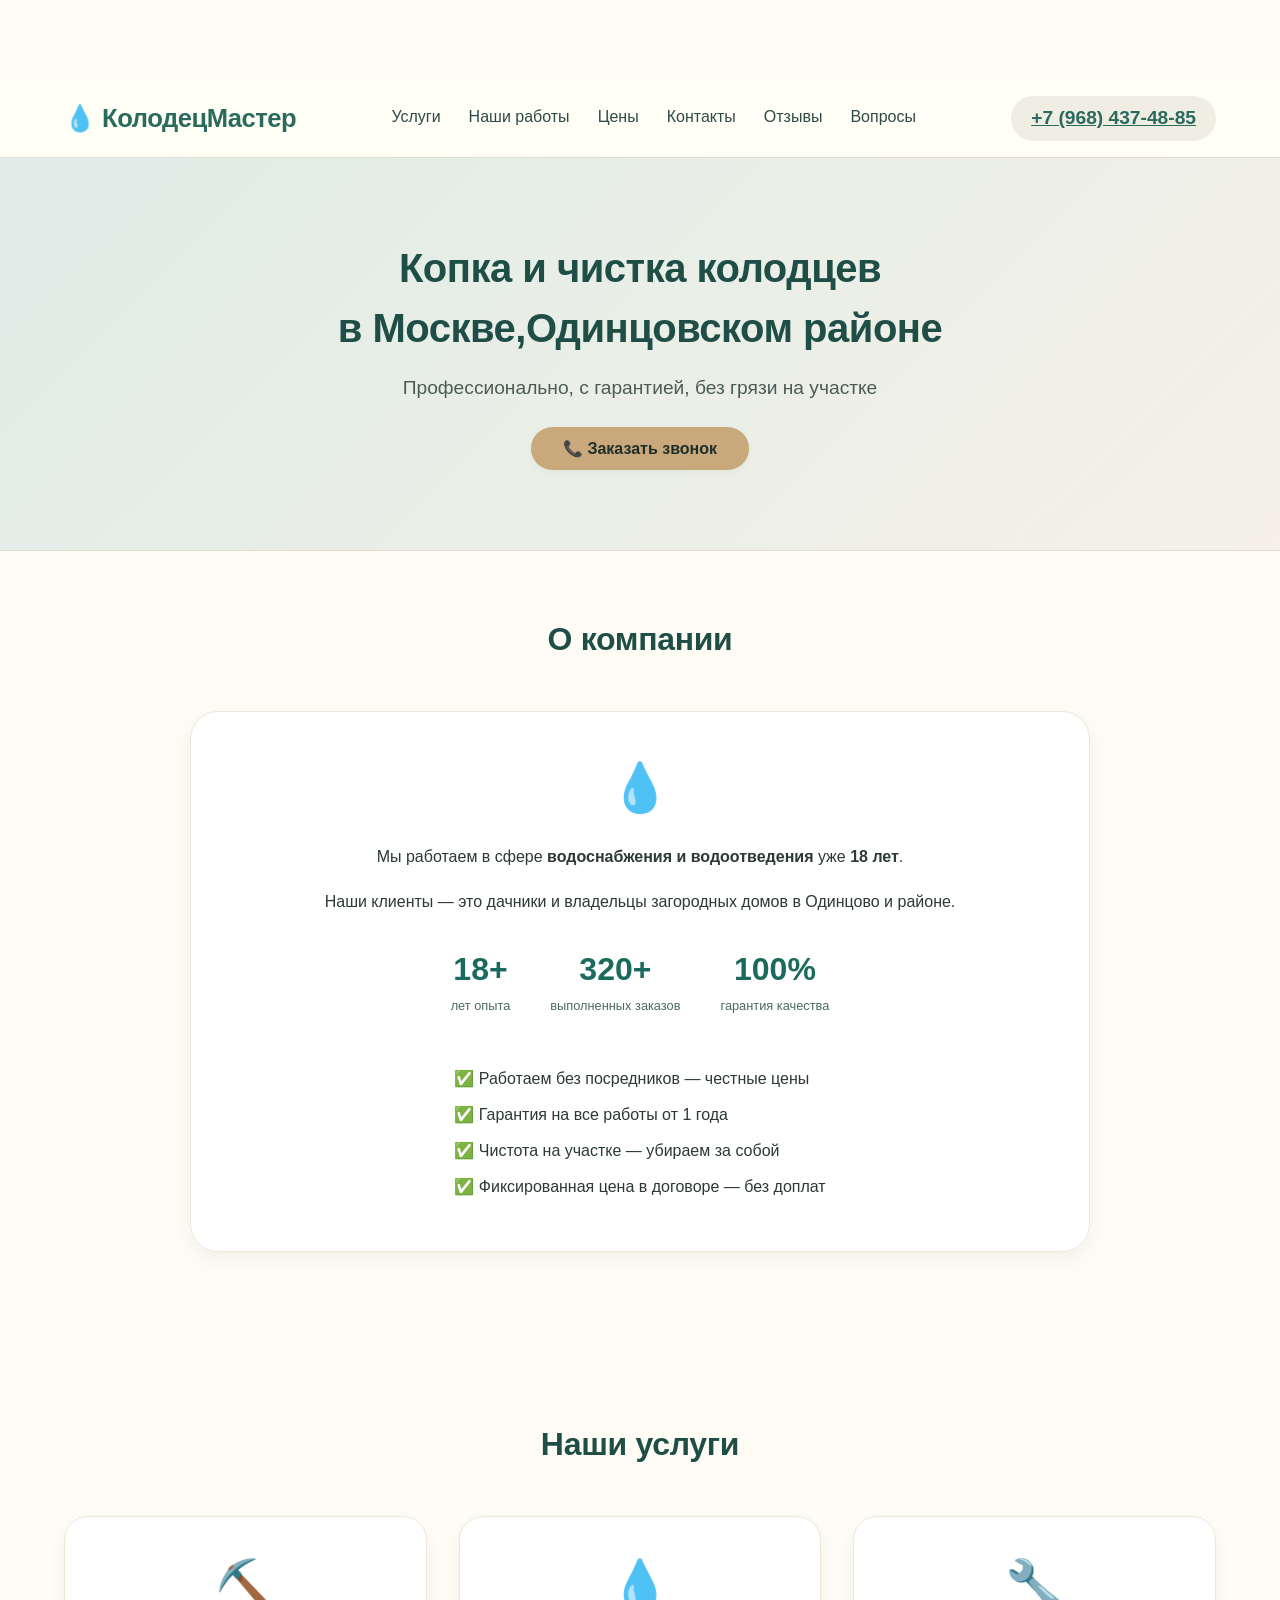
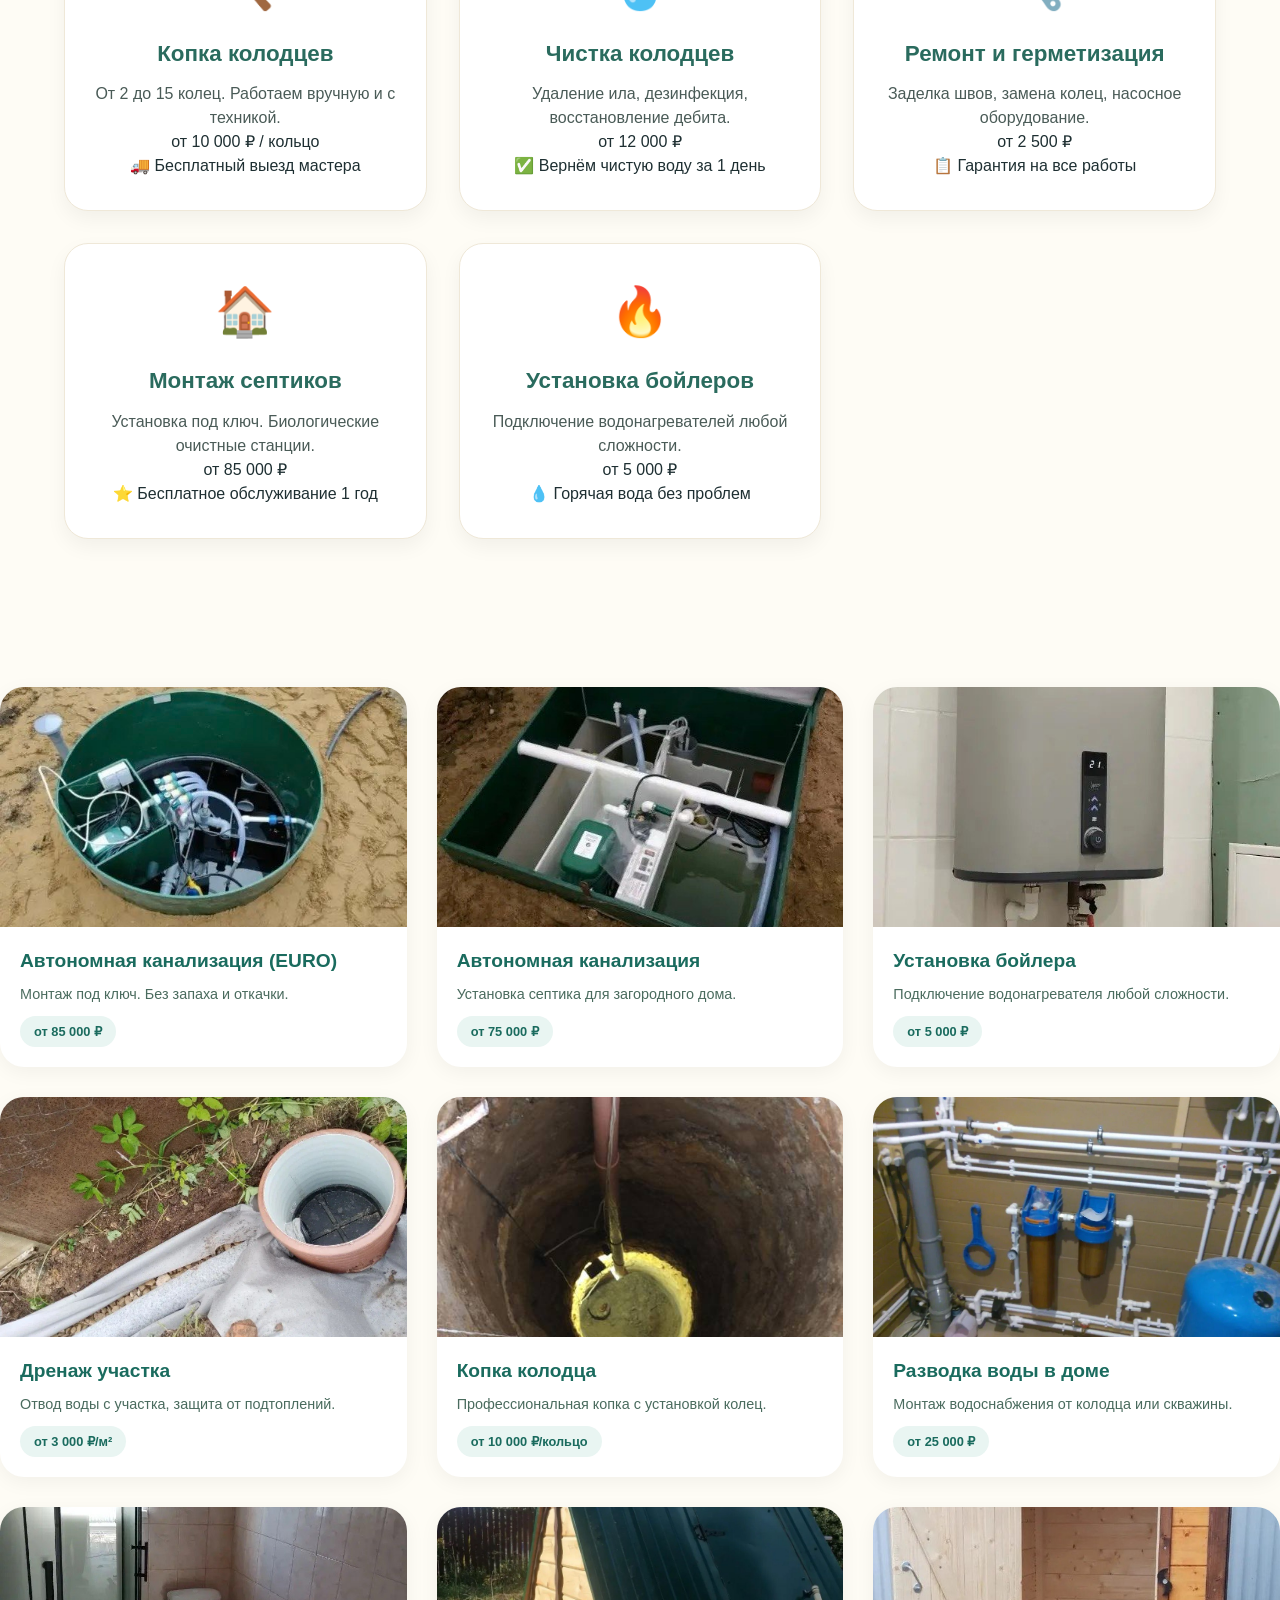
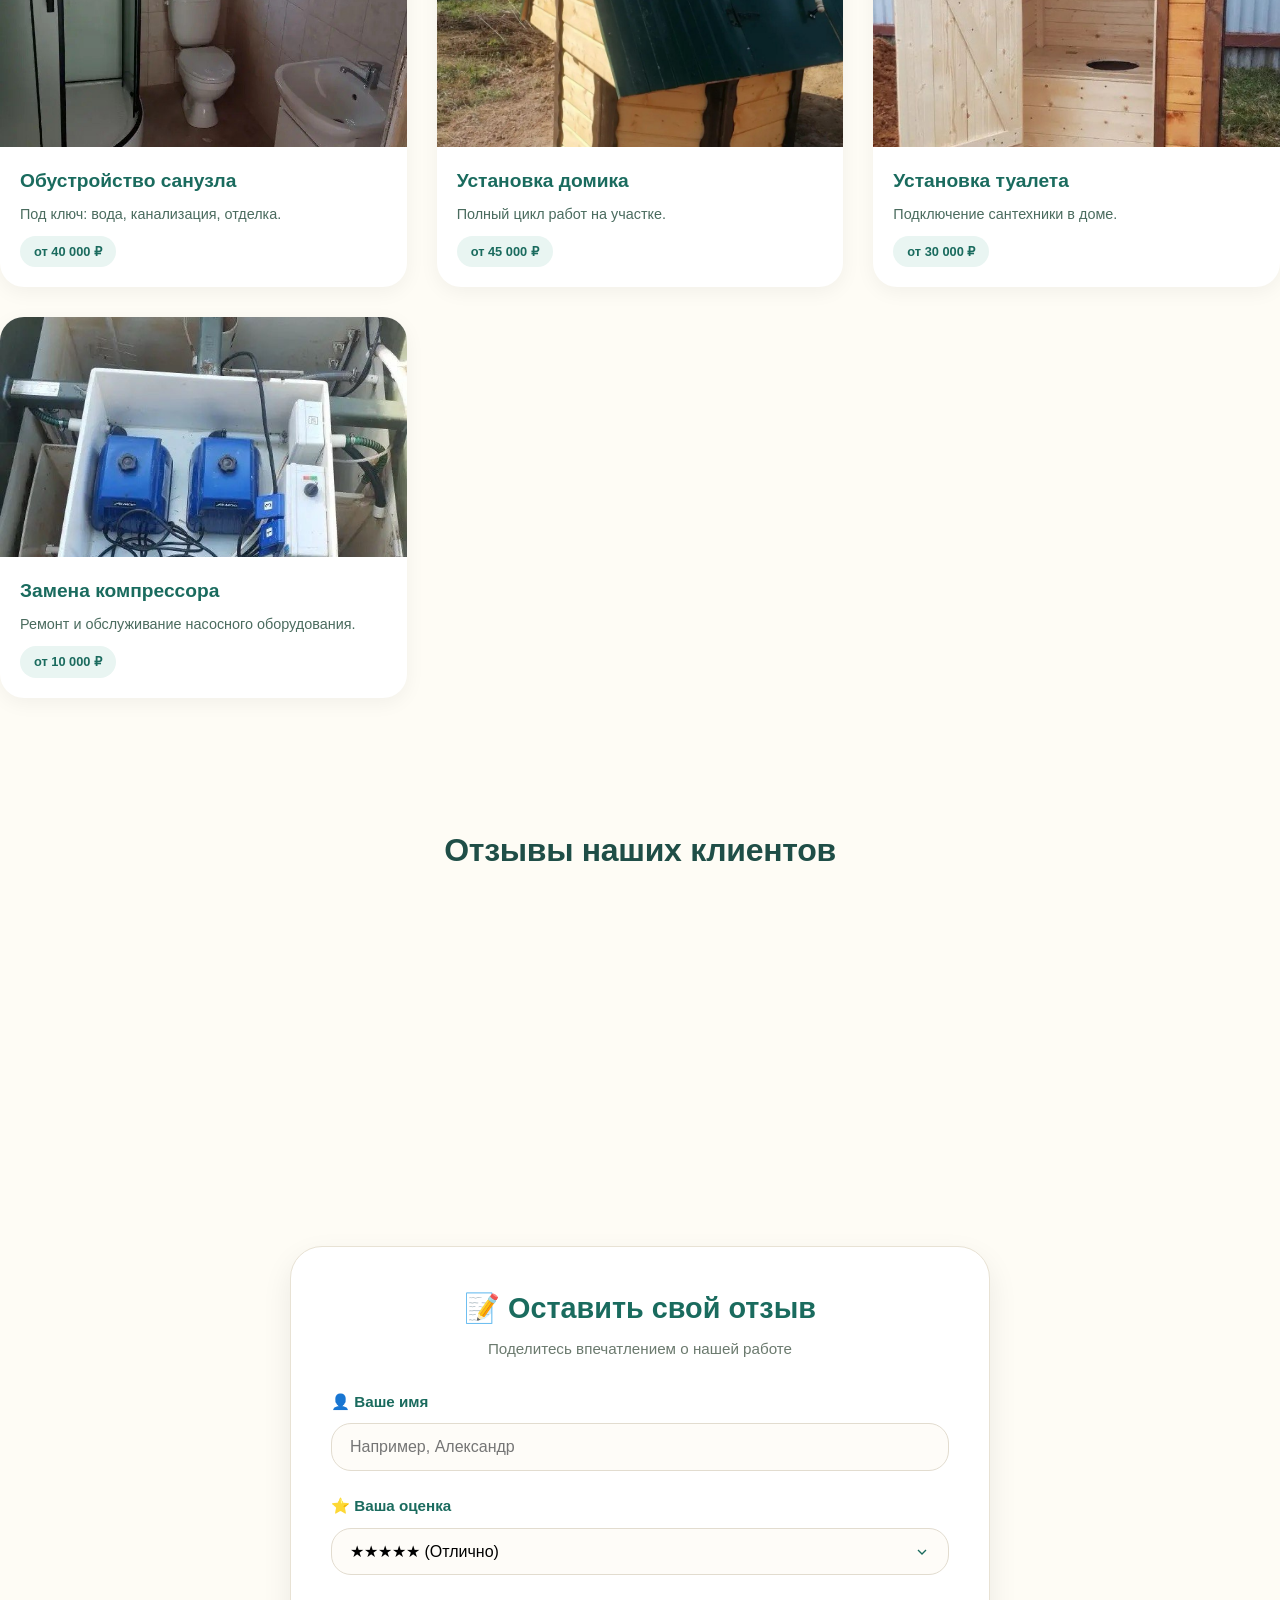
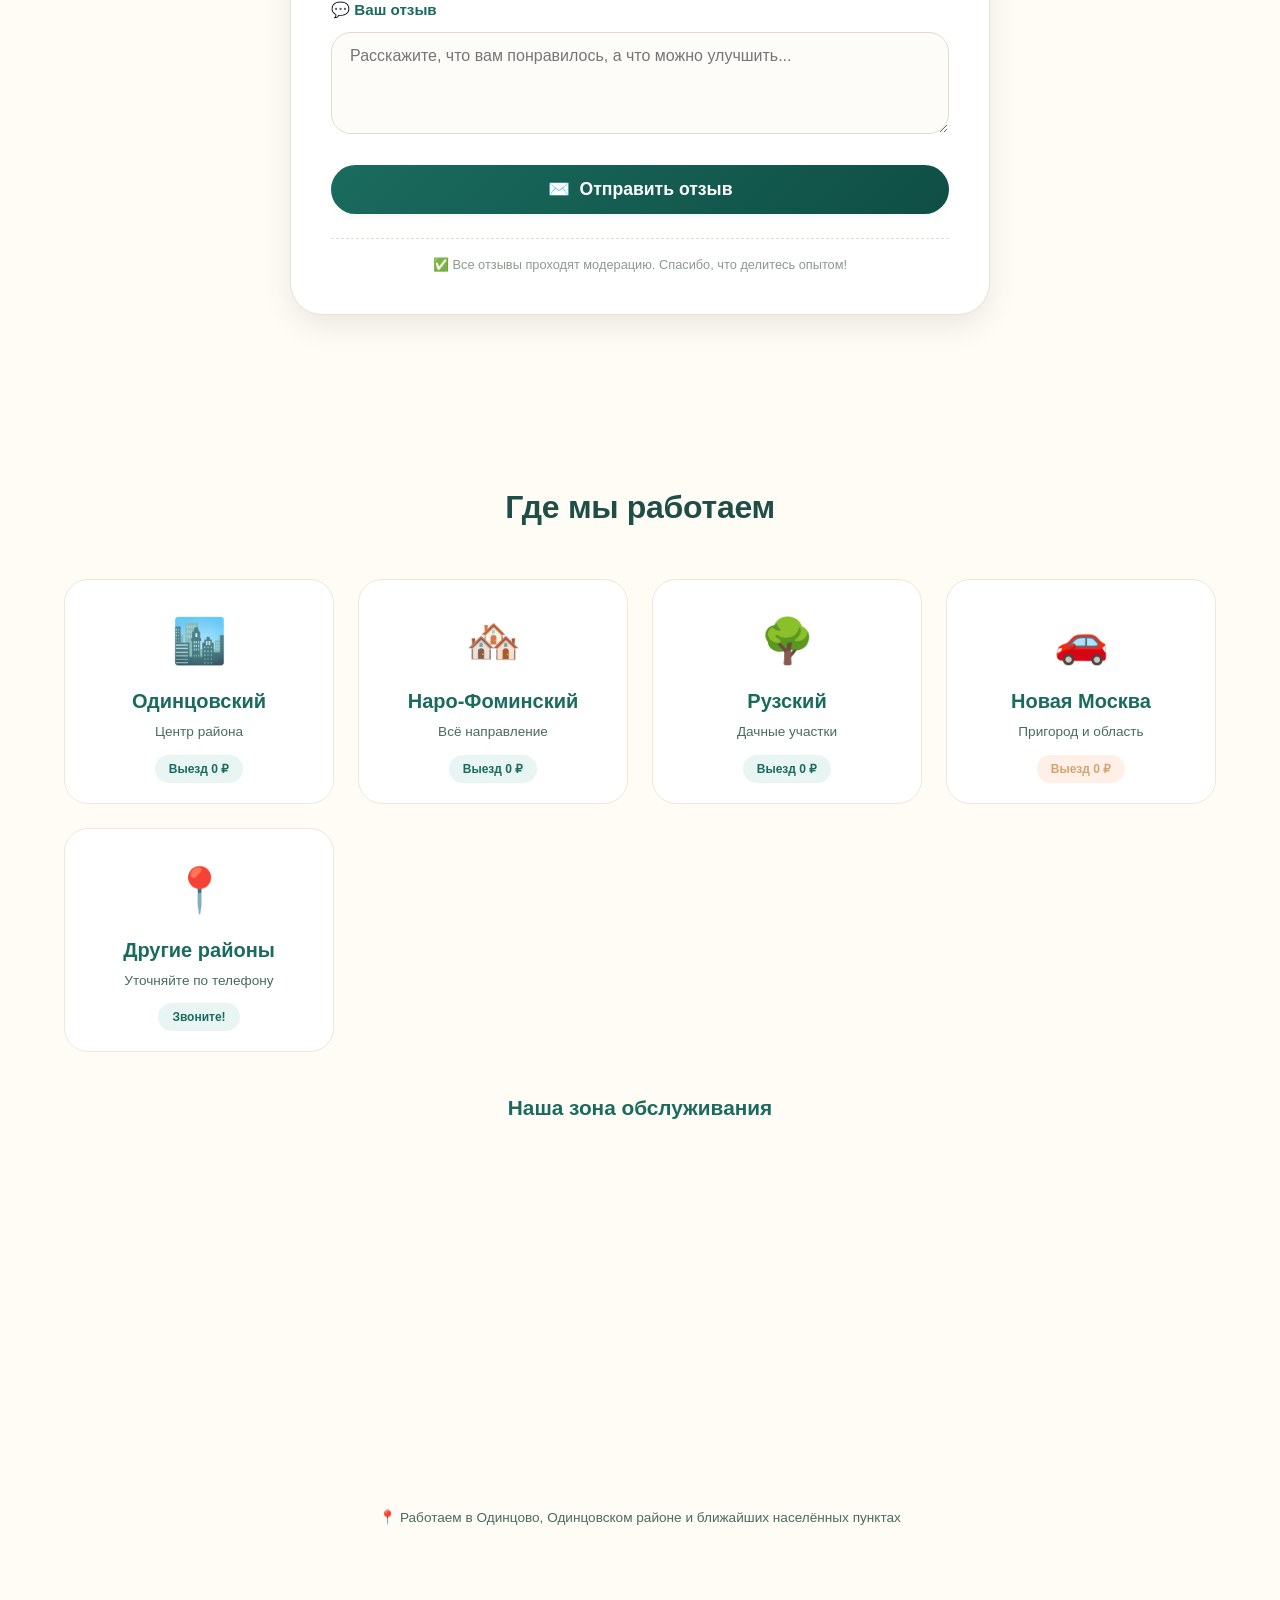
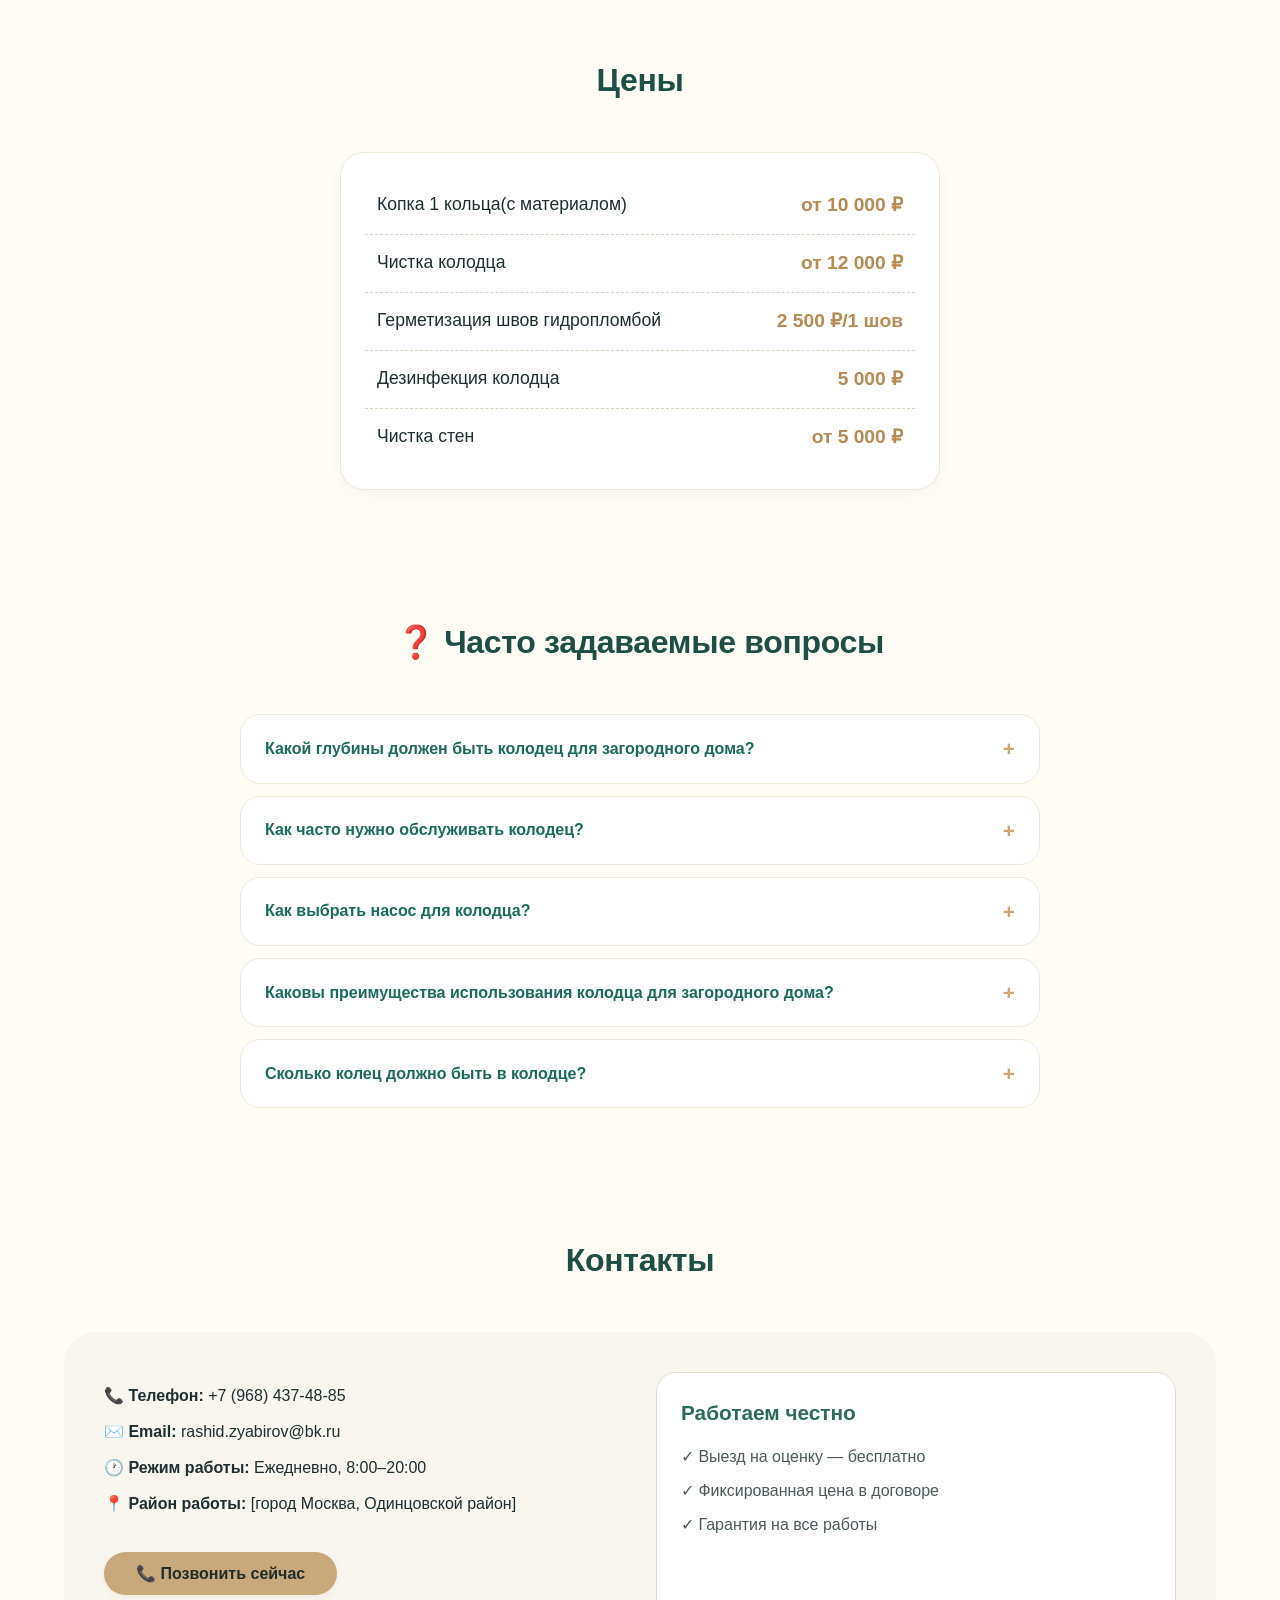
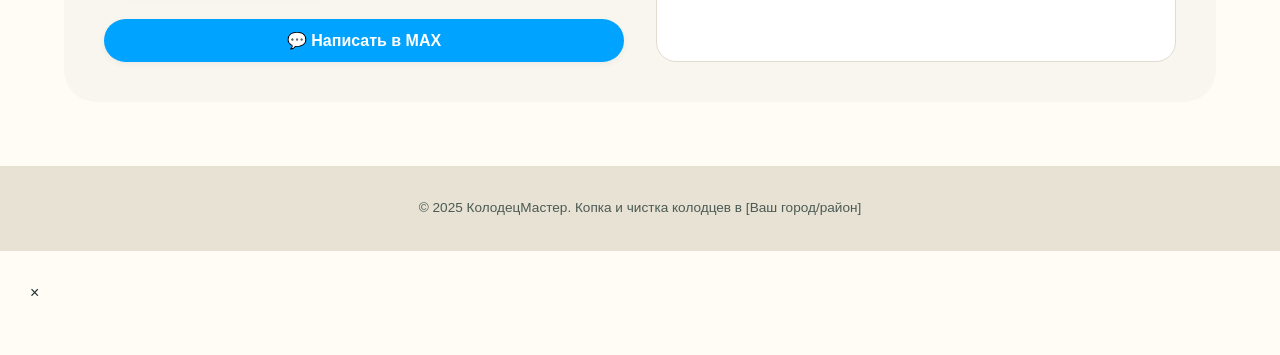
<file: index.html>
<!DOCTYPE html>
<html lang="ru">
<head>
    <meta charset="UTF-8">
    <meta name="viewport" content="width=device-width, initial-scale=1.0, maximum-scale=5.0, user-scalable=yes">
    <title>Копка и чистка колодцев | Профессионально</title>
    <link rel="stylesheet" href="style.css">
</head>
<body>
    <header>
        <div class="container">
            <div class="logo">💧 КолодецМастер</div>
            <nav>
                <a href="#services">Услуги</a>
                <a href="#photo-gallery">Наши работы</a>
                <a href="#prices">Цены</a>
                <a href="#contacts">Контакты</a>
                <a href="#reviews">Отзывы</a>
                <a href="#faq">Вопросы</a>
            </nav>
           <a href="tel:+79684374885" class="phone">+7 (968) 437-48-85</a>
        </div>
    </header>

    <section class="hero">
        <div class="container">
            <h1>Копка и чистка колодцев <br>в Москве,Одинцовском районе</h1>
            <p>Профессионально, с гарантией, без грязи на участке</p>
            <button class="btn" onclick="callNow()">📞 Заказать звонок</button>
        </div>
    </section>
      <section id="about">
        <div class="container">
            <h2>О компании</h2>
            <div class="about-card">
                <div class="about-icon">💧</div>
                <p>Мы работаем в сфере <strong>водоснабжения и водоотведения</strong> уже <strong>18 лет</strong>.</p>
                <p>Наши клиенты — это дачники и владельцы загородных домов в Одинцово и районе.</p>
                <div class="about-stats">
                    <div class="stat">
                        <span class="stat-number">18+</span>
                        <span class="stat-label">лет опыта</span>
                    </div>
                    <div class="stat">
                        <span class="stat-number">320+</span>
                        <span class="stat-label">выполненных заказов</span>
                    </div>
                    <div class="stat">
                        <span class="stat-number">100%</span>
                        <span class="stat-label">гарантия качества</span>
                    </div>
                </div>
                <ul class="about-list">
                    <li>✅ Работаем без посредников — честные цены</li>
                    <li>✅ Гарантия на все работы от 1 года</li>
                    <li>✅ Чистота на участке — убираем за собой</li>
                    <li>✅ Фиксированная цена в договоре — без доплат</li>
                </ul>
            </div>
        </div>
    </section>
    <section id="services">
        <div class="container">
            <h2>Наши услуги</h2>
                       <div class="services-grid">
                <div class="service-card">
                    <div class="service-icon">⛏️</div>
                    <h3>Копка колодцев</h3>
                    <p>От 2 до 15 колец. Работаем вручную и с техникой.</p>
                    <div class="service-price">от 10 000 ₽ / кольцо</div>
                    <div class="service-feature">🚚 Бесплатный выезд мастера</div>
                </div>
                <div class="service-card">
                    <div class="service-icon">💧</div>
                    <h3>Чистка колодцев</h3>
                    <p>Удаление ила, дезинфекция, восстановление дебита.</p>
                    <div class="service-price">от 12 000 ₽</div>
                    <div class="service-feature">✅ Вернём чистую воду за 1 день</div>
                </div>
                <div class="service-card">
                    <div class="service-icon">🔧</div>
                    <h3>Ремонт и герметизация</h3>
                    <p>Заделка швов, замена колец, насосное оборудование.</p>
                    <div class="service-price">от 2 500 ₽</div>
                    <div class="service-feature">📋 Гарантия на все работы</div>
                </div>
                <div class="service-card">
                    <div class="service-icon">🏠</div>
                    <h3>Монтаж септиков</h3>
                    <p>Установка под ключ. Биологические очистные станции.</p>
                    <div class="service-price">от 85 000 ₽</div>
                    <div class="service-feature">⭐ Бесплатное обслуживание 1 год</div>
                </div>
                <div class="service-card">
                    <div class="service-icon">🔥</div>
                    <h3>Установка бойлеров</h3>
                    <p>Подключение водонагревателей любой сложности.</p>
                    <div class="service-price">от 5 000 ₽</div>
                    <div class="service-feature">💧 Горячая вода без проблем</div>
                </div>
            </div>
    </section>
          <section id="photo-gallery">
                      <div class="photo-gallery">
                <div class="photo-card">
                    <div class="photo-img">
                        <img src="avtkaneuro.jpg" alt="Автономная канализация">
                    </div>
                    <div class="photo-desc">
                        <h3>Автономная канализация (EURO)</h3>
                        <p>Монтаж под ключ. Без запаха и откачки.</p>
                        <span class="photo-price">от 85 000 ₽</span>
                    </div>
                </div>
                <div class="photo-card">
                    <div class="photo-img">
                        <img src="avtonomnayakanal.jpg" alt="Автономная канализация">
                    </div>
                    <div class="photo-desc">
                        <h3>Автономная канализация</h3>
                        <p>Установка септика для загородного дома.</p>
                        <span class="photo-price">от 75 000 ₽</span>
                    </div>
                </div>
                <div class="photo-card">
                    <div class="photo-img">
                        <img src="boiler.jpg" alt="Установка бойлера">
                    </div>
                    <div class="photo-desc">
                        <h3>Установка бойлера</h3>
                        <p>Подключение водонагревателя любой сложности.</p>
                        <span class="photo-price">от 5 000 ₽</span>
                    </div>
                </div>
                <div class="photo-card">
                    <div class="photo-img">
                        <img src="drizhsisuch.jpg" alt="Дренаж участка">
                    </div>
                    <div class="photo-desc">
                        <h3>Дренаж участка</h3>
                        <p>Отвод воды с участка, защита от подтоплений.</p>
                        <span class="photo-price">от 3 000 ₽/м²</span>
                    </div>
                </div>
                <div class="photo-card">
                    <div class="photo-img">
                        <img src="kopkakol.jpg" alt="Копка колодца">
                    </div>
                    <div class="photo-desc">
                        <h3>Копка колодца</h3>
                        <p>Профессиональная копка с установкой колец.</p>
                        <span class="photo-price">от 10 000 ₽/кольцо</span>
                    </div>
                </div>
                <div class="photo-card">
                    <div class="photo-img">
                        <img src="razvodka.jpg" alt="Разводка воды в доме">
                    </div>
                    <div class="photo-desc">
                        <h3>Разводка воды в доме</h3>
                        <p>Монтаж водоснабжения от колодца или скважины.</p>
                        <span class="photo-price">от 25 000 ₽</span>
                    </div>
                </div>
                <div class="photo-card">
                    <div class="photo-img">
                        <img src="sanuzel.jpg" alt="Обустройство санузла">
                    </div>
                    <div class="photo-desc">
                        <h3>Обустройство санузла</h3>
                        <p>Под ключ: вода, канализация, отделка.</p>
                        <span class="photo-price">от 40 000 ₽</span>
                    </div>
                </div>
                <div class="photo-card">
                    <div class="photo-img">
                        <img src="ustdostdomkol.jpg" alt="Установка домика">
                    </div>
                    <div class="photo-desc">
                        <h3>Установка домика</h3>
                        <p>Полный цикл работ на участке.</p>
                        <span class="photo-price">от 45 000 ₽</span>
                    </div>
                </div>
                <div class="photo-card">
                    <div class="photo-img">
                        <img src="ustonovkatul.jpg" alt="Установка туалета">
                    </div>
                    <div class="photo-desc">
                        <h3>Установка туалета</h3>
                        <p>Подключение сантехники в доме.</p>
                        <span class="photo-price">от 30 000 ₽</span>
                    </div>
                </div>
                <div class="photo-card">
                    <div class="photo-img">
                        <img src="zamenakomp.jpg" alt="Замена компрессора">
                    </div>
                    <div class="photo-desc">
                        <h3>Замена компрессора</h3>
                        <p>Ремонт и обслуживание насосного оборудования.</p>
                        <span class="photo-price">от 10 000 ₽</span>
                    </div>
                </div>
            </div>
        </section>
        <section id="reviews">
        <div class="container">
            <h2>Отзывы наших клиентов</h2>
            
            <!-- Список отзывов -->
            <div class="reviews-grid" id="reviewsList">
                <!-- Примеры отзывов (можно удалить или оставить) -->
                <div class="review-card">
                    <div class="review-header">
                        <div class="review-avatar">👨</div>
                        <div class="review-info">
                            <h4>Иван Петров</h4>
                            <div class="review-rating">★★★★★</div>
                        </div>
                    </div>
                    <p class="review-text">Заказывал чистку колодца на даче. Вода была мутная с запахом. Ребята приехали быстро, за день всё сделали. Вода стала чистая и прозрачная. Спасибо!</p>
                    <span class="review-date">15 марта 2025</span>
                </div>
                
                <div class="review-card">
                    <div class="review-header">
                        <div class="review-avatar">👩</div>
                        <div class="review-info">
                            <h4>Елена Смирнова</h4>
                            <div class="review-rating">★★★★★</div>
                        </div>
                    </div>
                    <p class="review-text">Копали новый колодец. Всё сделали качественно, без грязи на участке. Цена договорная, никаких доплат не было. Рекомендую!</p>
                    <span class="review-date">2 февраля 2025</span>
                </div>
                
                <div class="review-card">
                    <div class="review-header">
                        <div class="review-avatar">👴</div>
                        <div class="review-info">
                            <h4>Сергей Михайлович</h4>
                            <div class="review-rating">★★★★★</div>
                        </div>
                    </div>
                    <p class="review-text">Чистили колодец после зимы. Работали аккуратно, всё объяснили. Теперь знаю, что раз в 2-3 года нужно чистить. Доволен.</p>
                    <span class="review-date">10 января 2025</span>
                </div>
            </div>
                       <!-- Улучшенная форма отзывов -->
            <div class="review-form-container">
                <h3>📝 Оставить свой отзыв</h3>
                <p class="form-subtitle">Поделитесь впечатлением о нашей работе</p>
                
                <form action="https://formspree.io/f/xykvprkg" method="POST">
                    <input type="hidden" name="_subject" value="Новый отзыв о компании">
                    <input type="hidden" name="_captcha" value="true">
                    
                    <div class="form-group">
                        <label>👤 Ваше имя</label>
                        <input type="text" name="Имя" placeholder="Например, Александр" required>
                    </div>
                    
                    <div class="form-group">
                        <label>⭐ Ваша оценка</label>
                        <div class="rating-select">
                            <select name="Оценка" required>
                                <option value="5">★★★★★ (Отлично)</option>
                                <option value="4">★★★★☆ (Хорошо)</option>
                                <option value="3">★★★☆☆ (Нормально)</option>
                                <option value="2">★★☆☆☆ (Плохо)</option>
                                <option value="1">★☆☆☆☆ (Ужасно)</option>
                            </select>
                        </div>
                    </div>
                    
                    <div class="form-group">
                        <label>💬 Ваш отзыв</label>
                        <textarea name="Отзыв" rows="4" placeholder="Расскажите, что вам понравилось, а что можно улучшить..." required></textarea>
                    </div>
                    
                    <button type="submit" class="btn submit-btn">
                        <span>✉️</span> Отправить отзыв
                    </button>
                </form>
                <p class="review-note">✅ Все отзывы проходят модерацию. Спасибо, что делитесь опытом!</p>
            </div>
    </section>
     <section id="area">
        <div class="container">
            <h2>Где мы работаем</h2>
            <div class="area-grid">
                <div class="area-card">
                    <div class="area-icon">🏙️</div>
                    <h3>Одинцовский</h3>
                    <p>Центр района</p>
                    <span class="area-badge">Выезд 0 ₽</span>
                </div>
                <div class="area-card">
                    <div class="area-icon">🏘️</div>
                    <h3>Наро-Фоминский</h3>
                    <p>Всё направление</p>
                    <span class="area-badge">Выезд 0 ₽</span>
                </div>
                <div class="area-card">
                    <div class="area-icon">🌳</div>
                    <h3>Рузский</h3>
                    <p>Дачные участки</p>
                    <span class="area-badge">Выезд 0 ₽</span>
                </div>
                <div class="area-card">
                    <div class="area-icon">🚗</div>
                    <h3>Новая Москва</h3>
                    <p>Пригород и область</p>
                    <span class="area-badge distance">Выезд 0 ₽</span>
                </div>
                <div class="area-card">
                    <div class="area-icon">📍</div>
                    <h3>Другие районы</h3>
                    <p>Уточняйте по телефону</p>
                    <span class="area-badge">Звоните!</span>
                </div>
            </div>
        </div>
              <div class="map-container">
            <h3 class="map-title">Наша зона обслуживания</h3>
            <div class="map-wrapper">
                <iframe 
                    src="https://yandex.ru/map-widget/v1/?ll=37.2639,55.6789&z=11&pt=37.2639,55.6789,pm2rdm"
                    width="100%" 
                    height="350" 
                    frameborder="0"
                    style="border-radius:20px;">
                </iframe>
            </div>
            <p class="map-note">📍 Работаем в Одинцово, Одинцовском районе и ближайших населённых пунктах</p>
        </div>
    </section>
    <section id="prices">
        <div class="container">
            <h2>Цены</h2>
            <div class="price-list">
                <div class="price-item">Копка 1 кольца(с материалом) <span>от 10 000 ₽</span></div>
                <div class="price-item">Чистка колодца <span>от 12 000 ₽</span></div>
                <div class="price-item">Герметизация швов гидропломбой <span> 2 500 ₽/1 шов</span></div>
                <div class="price-item">Дезинфекция колодца <span> 5 000 ₽</span></div>
                <div class="price-item">Чистка стен <span>от 5 000 ₽</span></div>
            </div>
        </div>
    </section>
        <section id="faq">
        <div class="container">
            <h2>❓ Часто задаваемые вопросы</h2>
            <div class="faq-list">
                <div class="faq-item">
                    <div class="faq-question">
                        <span>Какой глубины должен быть колодец для загородного дома?</span>
                        <span class="faq-toggle">+</span>
                    </div>
                    <div class="faq-answer">
                        <p>Оптимальная глубина колодца для загородного дома — от 8 до 15 бетонных колец. Всё зависит от уровня грунтовых вод в вашем районе. Мастер бесплатно приедет и определит точную глубину.</p>
                    </div>
                </div>
                <div class="faq-item">
                    <div class="faq-question">
                        <span>Как часто нужно обслуживать колодец?</span>
                        <span class="faq-toggle">+</span>
                    </div>
                    <div class="faq-answer">
                        <p>Рекомендуется проводить профилактическую чистку каждые 2-3 года. Но если вода стала мутной или появился неприятный запах — не ждите, вызывайте мастера сразу.</p>
                    </div>
                </div>
                <div class="faq-item">
                    <div class="faq-question">
                        <span>Как выбрать насос для колодца?</span>
                        <span class="faq-toggle">+</span>
                    </div>
                    <div class="faq-answer">
                        <p>Выбор насоса зависит от глубины колодца, расстояния до дома и количества точек водозабора. Мы поможем подобрать оптимальный вариант под ваш бюджет.</p>
                    </div>
                </div>
                <div class="faq-item">
                    <div class="faq-question">
                        <span>Каковы преимущества использования колодца для загородного дома?</span>
                        <span class="faq-toggle">+</span>
                    </div>
                    <div class="faq-answer">
                        <p>Колодец даёт доступ к чистой природной воде, не зависит от центрального водоснабжения, не требует счетчиков и не отключается при авариях на магистралях.</p>
                    </div>
                </div>
                <div class="faq-item">
                    <div class="faq-question">
                        <span>Сколько колец должно быть в колодце?</span>
                        <span class="faq-toggle">+</span>
                    </div>
                    <div class="faq-answer">
                        <p>Количество колец зависит от глубины колодца. Чаще всего устанавливают от 5 до 15 колец. Точное количество определяем после выезда мастера на участок.</p>
                    </div>
                </div>
            </div>
        </div>
    </section>

    <section id="contacts">
        <div class="container">
            <h2>Контакты</h2>
            <div class="contacts-grid">
                <div>
                    <p><strong>📞 Телефон:</strong> +7 (968) 437-48-85</p>
                    <p><strong>✉️ Email:</strong> rashid.zyabirov@bk.ru</p>
                    <p><strong>🕐 Режим работы:</strong> Ежедневно, 8:00–20:00</p>
                    <p><strong>📍 Район работы:</strong> [город Москва, Одинцовской район]</p>
                    <button class="btn" onclick="location.href='tel:+79684374885'">📞 Позвонить сейчас</button>
                  <button class="btn max-btn" onclick="window.open('https://max.ru/u/f9LHodD0cOKrh06BCFjhGMnUNa-4eDgvpVwZsdHexJ_9FWTyZ3ghPgQd-PA', '_blank')">💬 Написать в MAX</button>
                </div>
                <div class="info-card">
                    <h4>Работаем честно</h4>
                    <p>✓ Выезд на оценку — бесплатно</p>
                    <p>✓ Фиксированная цена в договоре</p>
                    <p>✓ Гарантия на все работы</p>
                </div>
            </div>
        </div>
    </section>

    <footer>
        <div class="container">
            <p>© 2025 КолодецМастер. Копка и чистка колодцев в [Ваш город/район]</p>
        </div>
    </footer>

    <script>
        function callNow() {
            alert('Спасибо за заявку! Мы перезвоним вам в течение 15 минут.');
            // Замените на реальный номер:
            // window.location.href = 'tel:+79048543290';
        }
    </script>
        <script>
        // Загрузка отзывов из localStorage при открытии страницы
        function loadReviews() {
            const savedReviews = localStorage.getItem('userReviews');
            if (savedReviews) {
                const reviews = JSON.parse(savedReviews);
                const reviewsGrid = document.getElementById('reviewsList');
                // Добавляем пользовательские отзывы в начало списка
                reviews.forEach(review => {
                    const reviewCard = createReviewCard(review.name, review.rating, review.text, review.date);
                    reviewsGrid.insertBefore(reviewCard, reviewsGrid.firstChild);
                });
            }
        }
        
        // Создание карточки отзыва
        function createReviewCard(name, rating, text, date) {
            const avatars = ['👨', '👩', '👴', '👵', '🧑', '👨‍🦱', '👩‍🦰'];
            const randomAvatar = avatars[Math.floor(Math.random() * avatars.length)];
            const stars = '★'.repeat(rating) + '☆'.repeat(5 - rating);
            
            const card = document.createElement('div');
            card.className = 'review-card';
            card.innerHTML = `
                <div class="review-header">
                    <div class="review-avatar">${randomAvatar}</div>
                    <div class="review-info">
                        <h4>${escapeHtml(name)}</h4>
                        <div class="review-rating">${stars}</div>
                    </div>
                </div>
                <p class="review-text">${escapeHtml(text)}</p>
                <span class="review-date">${date}</span>
            `;
            return card;
        }
        
        // Защита от XSS
        function escapeHtml(str) {
            if (!str) return '';
            return str
                .replace(/&/g, '&amp;')
                .replace(/</g, '&lt;')
                .replace(/>/g, '&gt;')
                .replace(/"/g, '&quot;')
                .replace(/'/g, '&#39;');
        }
        
        // Обработка отправки отзыва
        const reviewForm = document.getElementById('reviewForm');
        if (reviewForm) {
            reviewForm.addEventListener('submit', function(e) {
                e.preventDefault();
                
                const name = document.getElementById('reviewName').value.trim();
                const rating = parseInt(document.getElementById('reviewRating').value);
                const text = document.getElementById('reviewText').value.trim();
                
                if (!name || !text) {
                    alert('Пожалуйста, заполните имя и текст отзыва');
                    return;
                }
                
                const today = new Date();
                const date = `${today.getDate()} ${today.toLocaleString('ru', {month: 'long'})} ${today.getFullYear()}`;
                
                // Создаём новый отзыв
                const newReview = { name, rating, text, date };
                
                // Сохраняем в localStorage
                let savedReviews = localStorage.getItem('userReviews');
                let reviews = savedReviews ? JSON.parse(savedReviews) : [];
                reviews.unshift(newReview); // Добавляем в начало
                localStorage.setItem('userReviews', JSON.stringify(reviews));
                
                // Добавляем на страницу
                const reviewsGrid = document.getElementById('reviewsList');
                const reviewCard = createReviewCard(name, rating, text, date);
                reviewsGrid.insertBefore(reviewCard, reviewsGrid.firstChild);
                
                // Очищаем форму
                reviewForm.reset();
                document.getElementById('reviewRating').value = '5';
                
                alert('Спасибо за отзыв! Он появится на сайте после модерации.');
            });
        }
        
        // Загружаем отзывы при открытии
        loadReviews();
    </script>
        <script>
        const form = document.getElementById('feedbackForm');
        if (form) {
            form.addEventListener('submit', function(e) {
                e.preventDefault();
                
                const name = document.getElementById('fbName').value;
                const rating = document.getElementById('fbRating').value;
                const text = document.getElementById('fbText').value;
                
                const stars = '★'.repeat(rating) + '☆'.repeat(5 - rating);
                
                // Сообщение для клиента
                alert(`Спасибо, ${name}! Ваш отзыв отправлен на модерацию.`);
                
                // Очищаем форму
                form.reset();
                
                // Здесь можно настроить реальную отправку на почту
                // Для этого зарегистрируйтесь на formspree.io и получите ссылку
            });
        }
    </script>
        <script>
        // FAQ: раскрытие ответов
        const faqItems = document.querySelectorAll('.faq-item');
        faqItems.forEach(item => {
            const question = item.querySelector('.faq-question');
            question.addEventListener('click', () => {
                item.classList.toggle('active');
            });
        });
    </script>
        <!-- Модальные окна для статей -->
    <div id="articleModal" class="modal">
        <div class="modal-content blog-modal">
            <span class="close">&times;</span>
            <div id="articleContent"></div>
        </div>
    </div>
        <script>
        // Содержание статей
        const articles = {
            'article1': {
                title: 'Какой колодец выбрать для загородного дома?',
                content: '<p>При выборе колодца для загородного дома важно учитывать несколько факторов:</p><ul><li>Глубина грунтовых вод — от 8 до 15 колец</li><li>Тип грунта — песок, глина, суглинок</li><li>Количество жильцов — объём воды в сутки</li></ul><p>Шахтные колодцы подходят для большинства участков. Они проще в обслуживании и дают хороший доступ воды. Трубчатые (абиссинские) колодцы подходят для песчаных грунтов.</p><p><strong>✅ Совет:</strong> Закажите выезд мастера — он определит оптимальную глубину и тип колодца бесплатно.</p>'
            },
            'article2': {
                title: 'Как понять, что колодец пора чистить?',
                content: '<p>Вот признаки, что колодцу нужна чистка:</p><ul><li>💧 Вода стала мутной или с желтизной</li><li>👃 Появился неприятный запах (сероводород, болото)</li><li>🐸 В воде видны водоросли или мелкие частицы</li><li>📉 Снизился уровень воды</li></ul><p>Чистку рекомендуется проводить каждые 2-3 года. Но при первых признаках лучше не ждать — запущенный колодец сложнее восстанавливать.</p><p><strong>✅ Акция:</strong> При заказе чистки в этом месяце — скидка 10%.</p>'
            },
            'article3': {
                title: 'Септик для дачи: какой лучше?',
                content: '<p>Сравнение популярных типов септиков:</p><ul><li>🏠 <strong>Накопительный</strong> — дёшево, но требует откачки каждые 2-4 недели</li><li>💧 <strong>Биологический</strong> — чистит воду на 95%, откачка раз в год</li><li>⚡ <strong>Станция глубокой очистки</strong> — вода пригодна для полива, самый современный вариант</li></ul><p>Для дачи с сезонным проживанием подойдёт биологический септик. Для постоянного дома — станция глубокой очистки.</p><p><strong>✅ Монтаж под ключ:</strong> Приедем, установим, подключим за 1 день.</p>'
            },
            'article4': {
                title: 'Как выбрать бойлер для загородного дома?',
                content: '<p>Основные параметры выбора бойлера:</p><ul><li>📊 <strong>Объём</strong> — 50-80 л для семьи из 2-3 человек, 100-150 л для 4-5 человек</li><li>⚡ <strong>Мощность</strong> — 1.5-2 кВт для накопительного, 5-8 кВт для проточного</li><li>🔧 <strong>Тип нагрева</strong> — сухой ТЭН (долговечнее) или мокрый (дешевле)</li></ul><p>Для загородного дома лучше брать накопительный бойлер с баком 80-100 литров — воды хватит на душ и мытьё посуды.</p><p><strong>✅ Гарантия:</strong> Установка с гарантией 1 год. Бесплатный выезд на замер.</p>'
            }
        };

        // Открытие модального окна
        const modal = document.getElementById('articleModal');
        const articleContent = document.getElementById('articleContent');
        
        document.querySelectorAll('.blog-card .read-more').forEach((link, index) => {
            link.addEventListener('click', function(e) {
                e.preventDefault();
                const articleKey = `article${index + 1}`;
                const article = articles[articleKey];
                if (article) {
                    articleContent.innerHTML = `
                        <h2 style="color: #1a6b5e; margin-bottom: 20px;">${article.title}</h2>
                        ${article.content}
                        <p style="margin-top: 20px;"><a href="tel:+79048543290" class="btn" style="background: #1a6b5e; color: white; text-decoration: none;">📞 Получить консультацию</a></p>
                    `;
                    modal.style.display = 'block';
                }
            });
        });

        // Закрытие модального окна
        document.querySelector('#articleModal .close').onclick = function() {
            modal.style.display = 'none';
        };
        window.onclick = function(event) {
            if (event.target == modal) {
                modal.style.display = 'none';
            }
        };
    </script>
        <script>
            <script>
        // Модальное окно
        const modal = document.getElementById('articleModal');
        const articleContent = document.getElementById('articleContent');
        const closeBtn = document.querySelector('.close');
        
        // Тексты статей
        const articles = {
            1: '<h2 style="color:#1a6b5e;">Какой колодец выбрать для загородного дома?</h2><p>Оптимальная глубина — от 8 до 15 бетонных колец. Уровень грунтовых вод определяет мастер при бесплатном выезде.</p><p><strong>✅ Совет:</strong> Не экономьте на гидроизоляции швов — это продлит срок службы колодца.</p><p style="margin-top:20px;"><a href="tel:+79048543290" class="btn" style="background:#1a6b5e; color:white; text-decoration:none; padding:10px 20px; border-radius:40px;">📞 Бесплатная консультация</a></p>',
            2: '<h2 style="color:#1a6b5e;">Как понять, что колодец пора чистить?</h2><p>Признаки: мутная вода, неприятный запах сероводорода, снижение уровня воды, появление водорослей на стенках.</p><p>Чистку рекомендуется проводить каждые 2-3 года. При первых признаках не ждите — запущенный колодец сложнее восстанавливать.</p><p style="margin-top:20px;"><a href="tel:+79048543290" class="btn" style="background:#1a6b5e; color:white; text-decoration:none; padding:10px 20px; border-radius:40px;">📞 Записаться на чистку</a></p>',
            3: '<h2 style="color:#1a6b5e;">Септик для дачи: какой лучше?</h2><p>Для сезонного проживания (дача) подойдёт биологический септик с откачкой раз в год. Для постоянного дома — станция глубокой очистки, вода пригодна для полива.</p><p><strong>✅ Монтаж под ключ за 1 день. Гарантия на все работы.</strong></p><p style="margin-top:20px;"><a href="tel:+79048543290" class="btn" style="background:#1a6b5e; color:white; text-decoration:none; padding:10px 20px; border-radius:40px;">📞 Рассчитать стоимость</a></p>',
            4: '<h2 style="color:#1a6b5e;">Как выбрать бойлер для загородного дома?</h2><p>Для семьи из 3-4 человек подойдёт бойлер объёмом 80-100 литров. Важно: накопительный бойлер экономичнее, проточный — компактнее.</p><p>Установка с гарантией 1 год. Бесплатный выезд мастера для замера.</p><p style="margin-top:20px;"><a href="tel:+79048543290" class="btn" style="background:#1a6b5e; color:white; text-decoration:none; padding:10px 20px; border-radius:40px;">📞 Вызвать мастера</a></p>'
        };
        
        // Открытие статьи при клике на карточку
        document.querySelectorAll('.blog-card').forEach(card => {
            const btn = card.querySelector('.read-more-btn');
            const articleId = card.getAttribute('data-article');
            
            btn.onclick = function(e) {
                e.stopPropagation();
                articleContent.innerHTML = articles[articleId];
                modal.style.display = 'block';
            };
        });
        
        // Закрытие
        closeBtn.onclick = function() {
            modal.style.display = 'none';
        };
        window.onclick = function(event) {
            if (event.target == modal) {
                modal.style.display = 'none';
            }
        };
    </script>
        <script>
        // Анимация при скролле
        const animatedElements = document.querySelectorAll('.service-card, .benefit, .gallery-item, .area-card, .blog-card, .review-card, .price-card, .about-single, .faq-item');
        
        const observer = new IntersectionObserver((entries) => {
            entries.forEach(entry => {
                if (entry.isIntersecting) {
                    entry.target.classList.add('visible');
                }
            });
        }, { threshold: 0.1 });
        
        animatedElements.forEach(el => {
            el.classList.add('animate-item');
            observer.observe(el);
        });
    </script>
</body>
</html>
</file>
<file: style.css>
* {
    margin: 0;
    padding: 0;
    box-sizing: border-box;
}

body {
    font-family: -apple-system, BlinkMacSystemFont, 'Segoe UI', Roboto, 'Helvetica Neue', sans-serif;
    line-height: 1.5;
    color: #1e2f32;
    background: #fefcf5;
}

.container {
    max-width: 1200px;
    margin: 0 auto;
    padding: 0 24px;
}

/* ===== ФИКСАЦИЯ ШАПКИ (РАБОТАЕТ НА ВСЕХ УСТРОЙСТВАХ) ===== */
header {
    position: fixed;
    top: 0;
    left: 0;
    width: 100%;
    z-index: 9999;
    background: rgba(255, 255, 245, 0.95);
    backdrop-filter: blur(12px);
    -webkit-backdrop-filter: blur(12px);
    border-bottom: 1px solid #e2dccf;
    padding: 16px 0;
}

body {
    padding-top: 80px;
}

/* Дополнительный фикс для iPhone */
@supports (-webkit-touch-callout: none) {
    header {
        position: fixed;
    }
}
header .container {
    display: flex;
    justify-content: space-between;
    align-items: center;
    flex-wrap: wrap;
    gap: 16px;
}

.logo {
    font-size: 1.6rem;
    font-weight: 700;
    color: #2a6b5e;
    letter-spacing: -0.5px;
}

nav {
    display: flex;
    gap: 28px;
    flex-wrap: wrap;
}

nav a {
    color: #2e4a47;
    text-decoration: none;
    font-weight: 500;
    transition: 0.2s;
    padding: 8px 0;
    border-bottom: 2px solid transparent;
}

nav a:hover {
    border-bottom-color: #c9a87b;
    color: #1a4e45;
}

.phone {
    font-size: 1.2rem;
    font-weight: 600;
    background: #f0ede3;
    padding: 8px 20px;
    border-radius: 40px;
    color: #2a6b5e;
}

/* Герой-секция */
.hero {
    background: linear-gradient(135deg, #dfece8 0%, #f5f1e6 100%);
    padding: 80px 0;
    text-align: center;
    border-bottom: 1px solid #e2dccf;
}

.hero h1 {
    font-size: 2.5rem;
    font-weight: 700;
    color: #1f4e47;
    margin-bottom: 16px;
    letter-spacing: -0.5px;
}

.hero p {
    font-size: 1.2rem;
    color: #4a5b57;
    max-width: 600px;
    margin: 0 auto;
}

.btn {
    background: #c9a87b;
    color: #1e2f2a;
    border: none;
    padding: 12px 32px;
    font-size: 1rem;
    font-weight: 600;
    border-radius: 48px;
    cursor: pointer;
    transition: all 0.2s;
    margin-top: 24px;
    box-shadow: 0 2px 6px rgba(0,0,0,0.05);
}

.btn:hover {
    background: #b68b54;
    transform: translateY(-2px);
    color: white;
}

/* Секции */
section {
    padding: 64px 0;
}

h2 {
    text-align: center;
    font-size: 2rem;
    color: #1f4e47;
    margin-bottom: 48px;
    letter-spacing: -0.3px;
}

/* Карточки услуг */
.services-grid {
    display: grid;
    grid-template-columns: repeat(auto-fit, minmax(280px, 1fr));
    gap: 32px;
}

.service-card {
    background: white;
    border-radius: 24px;
    padding: 32px 24px;
    text-align: center;
    box-shadow: 0 8px 20px rgba(0,0,0,0.05);
    transition: 0.2s;
    border: 1px solid #efe8d8;
}

.service-card:hover {
    transform: translateY(-6px);
    box-shadow: 0 20px 32px rgba(0,0,0,0.1);
}

.service-icon {
    font-size: 48px;
    margin-bottom: 16px;
}

.service-card h3 {
    font-size: 1.4rem;
    color: #2a6b5e;
    margin-bottom: 12px;
}

.service-card p {
    color: #4a5b57;
    line-height: 1.5;
}

/* Галерея — три одинаковых картинки в ряд */
.gallery-grid {
    display: grid;
    grid-template-columns: repeat(3, 1fr);
    gap: 24px;
    max-width: 800px;
    margin: 0 auto;
}

.gallery-item {
    background: #eae5d8;
    border-radius: 20px;
    overflow: hidden;
    aspect-ratio: 1 / 1;
    display: flex;
    align-items: center;
    justify-content: center;
}

.gallery-item img {
    width: 100%;
    height: 100%;
    object-fit: cover;
}

.before-after {
    position: relative;
    width: 100%;
    height: 100%;
}

.badge {
    position: absolute;
    top: 12px;
    left: 12px;
    background: #c9a87b;
    color: white;
    padding: 4px 12px;
    border-radius: 20px;
    font-size: 0.8rem;
    font-weight: bold;
    z-index: 2;
}

.badge.after {
    background: #2a6b5e;
}

.gallery-note {
    text-align: center;
    margin-top: 20px;
    font-size: 0.85rem;
    color: #8a7f6e;
}
/* ===== ГДЕ МЫ РАБОТАЕМ (КАРТОЧКИ РАЙОНОВ) ===== */
.area-grid {
    display: grid;
    grid-template-columns: repeat(auto-fit, minmax(220px, 1fr));
    gap: 24px;
    margin-top: 20px;
}

.area-card {
    background: white;
    text-align: center;
    padding: 28px 16px 20px;
    border-radius: 24px;
    border: 1px solid #efe8d8;
    transition: all 0.25s ease;
    position: relative;
    overflow: hidden;
}

.area-card:hover {
    transform: translateY(-6px);
    box-shadow: 0 12px 24px rgba(0,0,0,0.08);
    border-color: #d4a373;
}

.area-icon {
    font-size: 44px;
    display: block;
    margin-bottom: 12px;
}

.area-card h3 {
    color: #1a6b5e;
    font-size: 1.25rem;
    margin-bottom: 6px;
    font-weight: 600;
}

.area-card p {
    color: #4a6b5e;
    font-size: 0.85rem;
    margin-bottom: 12px;
}

.area-badge {
    display: inline-block;
    background: #e9f5f2;
    color: #1a6b5e;
    padding: 5px 14px;
    border-radius: 40px;
    font-size: 0.75rem;
    font-weight: 600;
}

.area-badge.distance {
    background: #fef0e6;
    color: #d4a373;
}

/* На телефоне — 2 колонки */
@media (max-width: 550px) {
    .area-grid {
        grid-template-columns: repeat(2, 1fr);
        gap: 16px;
    }
    
    .area-card {
        padding: 20px 12px 16px;
    }
    
    .area-icon {
        font-size: 32px;
    }
    
    .area-card h3 {
        font-size: 1rem;
    }
}
/* ===== КАРТА (уменьшенная) ===== */
.map-container {
    margin-top: 40px;
    text-align: center;
}

.map-wrapper {
    max-width: 800px;      /* максимальная ширина карты */
    width: 90%;            /* на узких экранах — 90% */
    margin: 0 auto;        /* выравнивание по центру */
}

.map-title {
    text-align: center;
    color: #1a6b5e;
    font-size: 1.3rem;
    margin-bottom: 16px;
}

.map-note {
    text-align: center;
    font-size: 0.85rem;
    color: #4a6b5e;
    margin-top: 12px;
}
/* ===== ОТЗЫВЫ ===== */
.reviews-grid {
    display: grid;
    grid-template-columns: repeat(auto-fit, minmax(300px, 1fr));
    gap: 24px;
    margin-bottom: 50px;
}

.review-card {
    background: white;
    border-radius: 24px;
    padding: 24px;
    box-shadow: 0 4px 16px rgba(0,0,0,0.05);
    border: 1px solid #efe8d8;
    transition: transform 0.2s;
}

.review-card:hover {
    transform: translateY(-4px);
    box-shadow: 0 8px 24px rgba(0,0,0,0.1);
}

.review-header {
    display: flex;
    align-items: center;
    gap: 15px;
    margin-bottom: 16px;
}

.review-avatar {
    width: 50px;
    height: 50px;
    background: linear-gradient(135deg, #1a6b5e 0%, #d4a373 100%);
    border-radius: 50%;
    display: flex;
    align-items: center;
    justify-content: center;
    font-size: 24px;
    color: white;
}

.review-info h4 {
    color: #1a6b5e;
    font-size: 1.1rem;
    margin-bottom: 4px;
}

.review-rating {
    color: #ffc107;
    font-size: 0.9rem;
    letter-spacing: 2px;
}

.review-text {
    color: #2c3a35;
    line-height: 1.5;
    margin-bottom: 12px;
    font-style: italic;
}

.review-date {
    font-size: 0.75rem;
    color: #8a7f6e;
}

/* ===== УЛУЧШЕННАЯ ФОРМА ОТЗЫВОВ ===== */
.review-form-container {
    background: white;
    border-radius: 32px;
    padding: 40px;
    box-shadow: 0 12px 30px rgba(0, 0, 0, 0.08);
    border: 1px solid #e8e2d4;
    max-width: 700px;
    margin: 40px auto;
}

.review-form-container h3 {
    font-size: 1.8rem;
    color: #1a6b5e;
    margin-bottom: 8px;
    text-align: center;
}

.form-subtitle {
    text-align: center;
    color: #6b7a6e;
    margin-bottom: 30px;
    font-size: 0.95rem;
}

.form-group {
    margin-bottom: 24px;
}

.form-group label {
    display: block;
    font-weight: 600;
    color: #1a6b5e;
    margin-bottom: 10px;
    font-size: 0.95rem;
}

.form-group input,
.form-group select,
.form-group textarea {
    width: 100%;
    padding: 14px 18px;
    border: 1.5px solid #e2dccf;
    border-radius: 20px;
    font-size: 1rem;
    font-family: inherit;
    transition: all 0.2s ease;
    background: #fefcf8;
}

.form-group input:focus,
.form-group select:focus,
.form-group textarea:focus {
    outline: none;
    border-color: #1a6b5e;
    box-shadow: 0 0 0 3px rgba(26, 107, 94, 0.1);
    background: white;
}

.form-group textarea {
    resize: vertical;
    min-height: 100px;
}

.rating-select select {
    cursor: pointer;
    appearance: none;
    background-image: url('data:image/svg+xml;utf8,<svg xmlns="http://www.w3.org/2000/svg" width="16" height="16" viewBox="0 0 24 24" fill="none" stroke="%231a6b5e" stroke-width="2"><polyline points="6 9 12 15 18 9"></polyline></svg>');
    background-repeat: no-repeat;
    background-position: right 18px center;
}

.submit-btn {
    width: 100%;
    background: linear-gradient(135deg, #1a6b5e 0%, #0f4e44 100%);
    color: white;
    font-size: 1.1rem;
    font-weight: 600;
    padding: 14px;
    border-radius: 40px;
    transition: all 0.2s ease;
    display: flex;
    align-items: center;
    justify-content: center;
    gap: 10px;
}

.submit-btn:hover {
    transform: translateY(-3px);
    box-shadow: 0 8px 20px rgba(26, 107, 94, 0.3);
    background: linear-gradient(135deg, #0f5a4e 0%, #0a4036 100%);
}

.review-note {
    text-align: center;
    font-size: 0.8rem;
    color: #8a9a8e;
    margin-top: 24px;
    padding-top: 16px;
    border-top: 1px dashed #e2dccf;
}

/* Адаптация под телефон */
@media (max-width: 768px) {
    .review-form-container {
        padding: 24px 20px;
        margin: 30px 16px;
    }
    
    .review-form-container h3 {
        font-size: 1.5rem;
    }
    
    .form-group input,
    .form-group select,
    .form-group textarea {
        padding: 12px 14px;
    }
}
/* Адаптация */
/* ===== АДАПТАЦИЯ ПОД ТЕЛЕФОН ===== */
@media (max-width: 768px) {
    /* Шапка */
    header .container {
        flex-direction: column;
        text-align: center;
        gap: 12px;
    }
    
    .logo {
        font-size: 1.4rem;
    }
    
    nav {
        justify-content: center;
        gap: 20px;
        flex-wrap: wrap;
    }
    
    nav a {
        font-size: 0.9rem;
        padding: 6px 0;
    }
    
    .phone {
        font-size: 1rem;
        padding: 6px 16px;
    }
    
    /* Герой-секция */
    .hero {
        padding: 60px 0 50px;
    }
    
    .hero h1 {
        font-size: 1.6rem;
        line-height: 1.3;
    }
    
    .hero p {
        font-size: 0.95rem;
        padding: 0 16px;
    }
    
    .btn {
        padding: 10px 24px;
        font-size: 0.9rem;
    }
    
    /* Заголовки */
    h2 {
        font-size: 1.5rem;
        margin-bottom: 30px;
    }
    
    h2::after {
        width: 50px;
        height: 2px;
    }
    
    /* Секции */
    section {
        padding: 40px 0;
    }
    
    /* Карточки услуг */
    .services-grid {
        gap: 20px;
    }
    
    .service-card {
        padding: 24px 16px;
    }
    
    .service-icon {
        font-size: 40px;
    }
    
    .service-card h3 {
        font-size: 1.2rem;
    }
    
    .service-card p {
        font-size: 0.85rem;
    }
    
    /* Преимущества */
    .benefits-grid {
        gap: 16px;
    }
    
    .benefit {
        padding: 20px 12px;
    }
    
    .benefit-icon {
        font-size: 32px;
    }
    
    .benefit h3 {
        font-size: 1rem;
    }
    
    .benefit p {
        font-size: 0.8rem;
    }
    
    /* Счётчики */
    .stats-grid {
        gap: 20px;
        padding: 30px 20px;
        border-radius: 32px;
    }
    
    .stat-number {
        font-size: 2rem;
    }
    
    .stat-label {
        font-size: 0.8rem;
    }
    
    /* Галерея */
    .gallery-grid {
        grid-template-columns: 1fr;
        gap: 20px;
        max-width: 280px;
    }
    
    .gallery-item {
        aspect-ratio: 1 / 1;
    }
    
    /* Цены */
    .price-list {
        padding: 16px;
    }
    
    .price-item {
        font-size: 0.9rem;
        flex-wrap: wrap;
        gap: 8px;
        padding: 12px 8px;
    }
    
    .price-name {
        font-size: 0.9rem;
    }
    
    .price-item span {
        font-size: 1rem;
    }
    
    /* Где мы работаем (карточки районов) */
    .area-grid {
        grid-template-columns: repeat(2, 1fr);
        gap: 12px;
    }
    
    .area-card {
        padding: 16px 8px;
    }
    
    .area-icon {
        font-size: 28px;
    }
    
    .area-card h3 {
        font-size: 0.9rem;
    }
    
    .area-card p {
        font-size: 0.7rem;
    }
    
    .area-badge {
        font-size: 0.65rem;
        padding: 3px 10px;
    }
    
    /* Карта */
    .map-wrapper {
        width: 95%;
    }
    
    .map-wrapper iframe {
        height: 280px;
    }
    
    .map-title {
        font-size: 1.1rem;
    }
    
    .map-note {
        font-size: 0.75rem;
    }
    
    /* Контакты */
    .contacts-grid {
        grid-template-columns: 1fr;
        gap: 20px;
        padding: 24px;
    }
    
    .contacts-grid p {
        font-size: 0.9rem;
        margin: 10px 0;
    }
    
    .info-card {
        padding: 20px;
    }
    
    .info-card h4 {
        font-size: 1.1rem;
    }
    
    /* Кнопки в контактах */
    .contact-buttons {
        flex-direction: column;
        gap: 10px;
    }
    
    .contact-buttons .btn {
        width: 100%;
        text-align: center;
        font-size: 0.9rem;
    }
    
    /* Отзывы */
    .reviews-grid {
        grid-template-columns: 1fr;
        gap: 16px;
    }
    
    .review-card {
        padding: 18px;
    }
    
    .review-avatar {
        width: 40px;
        height: 40px;
        font-size: 20px;
    }
    
    .review-info h4 {
        font-size: 0.95rem;
    }
    
    .review-text {
        font-size: 0.85rem;
    }
    
    .review-form-container {
        padding: 24px 16px;
    }
    
    .review-form-container h3 {
        font-size: 1.2rem;
    }
    
    .form-row {
        grid-template-columns: 1fr;
        gap: 10px;
    }
    
    #reviewName, #reviewRating, #reviewText {
        font-size: 0.9rem;
    }
    
    /* Подвал */
    footer {
        padding: 24px 0;
        font-size: 0.7rem;
    }
    
    /* Кнопка MAX */
    .max-button-inner {
        width: 48px;
        height: 48px;
    }
    
    .max-icon {
        width: 24px;
        height: 24px;
    }
    
    .max-button {
        bottom: 20px;
        right: 20px;
    }
}
/* Цены */
.price-list {
    max-width: 600px;
    margin: 0 auto;
    background: white;
    border-radius: 24px;
    padding: 24px;
    box-shadow: 0 4px 16px rgba(0,0,0,0.03);
    border: 1px solid #efe8d8;
}

.price-item {
    display: flex;
    justify-content: space-between;
    padding: 14px 12px;
    border-bottom: 1px dashed #dbd3c0;
    font-size: 1.1rem;
}

.price-item:last-child {
    border-bottom: none;
}

.price-item span {
    font-weight: 700;
    color: #b68b54;
    font-size: 1.2rem;
}

/* Контакты */
.contacts-grid {
    display: grid;
    grid-template-columns: 1fr 1fr;
    gap: 32px;
    background: #f8f6ef;
    border-radius: 32px;
    padding: 40px;
}

.contacts-grid p {
    margin: 12px 0;
    font-size: 1rem;
}

.info-card {
    background: white;
    padding: 24px;
    border-radius: 20px;
    border: 1px solid #e2dccf;
}

.info-card h4 {
    color: #2a6b5e;
    font-size: 1.3rem;
    margin-bottom: 16px;
}

.info-card p {
    margin: 10px 0;
    color: #4a5b57;
}

/* Подвал */
footer {
    background: #e7e2d4;
    color: #4c5a54;
    text-align: center;
    padding: 32px 0;
    font-size: 0.85rem;
}

/* Адаптация под телефон */
@media (max-width: 768px) {
    header .container {
        flex-direction: column;
        text-align: center;
    }
    
    nav {
        justify-content: center;
        gap: 20px;
    }
    
    .hero h1 {
        font-size: 1.8rem;
    }
    
    .hero p {
        font-size: 1rem;
    }
    
    h2 {
        font-size: 1.6rem;
    }
    
    .gallery-grid {
        grid-template-columns: 1fr;
        gap: 16px;
        max-width: 300px;
    }
    
    .gallery-item {
        aspect-ratio: 1 / 1;
    }
    
    .contacts-grid {
        grid-template-columns: 1fr;
        padding: 24px;
    }
    
    .price-item {
        font-size: 0.95rem;
        flex-wrap: wrap;
        gap: 8px;
    }
}
/* ===== ПЛАВАЮЩАЯ КНОПКА MAX ===== */
.max-button {
    position: fixed;
    bottom: 30px;
    right: 30px;
    z-index: 999;
    display: block;
    text-decoration: none;
    transition: all 0.3s ease;
}

.max-button-inner {
    width: 60px;
    height: 60px;
    background: linear-gradient(135deg, #00A3FF 0%, #0066CC 100%);
    border-radius: 50%;
    display: flex;
    align-items: center;
    justify-content: center;
    box-shadow: 0 8px 20px rgba(0, 102, 204, 0.4);
    transition: all 0.3s ease;
    cursor: pointer;
}

.max-button-inner:hover {
    transform: scale(1.1);
    box-shadow: 0 12px 28px rgba(0, 102, 204, 0.5);
}

.max-icon {
    width: 32px;
    height: 32px;
}

/* Анимация пульсации для привлечения внимания */
.max-button {
    animation: pulse 2s infinite;
}

@keyframes pulse {
    0% {
        box-shadow: 0 0 0 0 rgba(0, 102, 204, 0.4);
    }
    70% {
        box-shadow: 0 0 0 15px rgba(0, 102, 204, 0);
    }
    100% {
        box-shadow: 0 0 0 0 rgba(0, 102, 204, 0);
    }
}

/* ===== ПЛАВАЮЩАЯ КНОПКА MAX ===== */
.max-button {
    position: fixed;
    bottom: 30px;
    right: 30px;
    z-index: 999;
    display: block;
    text-decoration: none;
    transition: all 0.3s ease;
}

.max-button-inner {
    width: 60px;
    height: 60px;
    background: linear-gradient(135deg, #00A3FF 0%, #0066CC 100%);
    border-radius: 50%;
    display: flex;
    align-items: center;
    justify-content: center;
    box-shadow: 0 8px 20px rgba(0, 102, 204, 0.4);
    transition: all 0.3s ease;
    cursor: pointer;
}

.max-button-inner:hover {
    transform: scale(1.1);
    box-shadow: 0 12px 28px rgba(0, 102, 204, 0.5);
}

.max-icon {
    width: 32px;
    height: 32px;
}

/* Анимация пульсации для привлечения внимания */
.max-button {
    animation: pulse 2s infinite;
}

@keyframes pulse {
    0% {
        box-shadow: 0 0 0 0 rgba(0, 102, 204, 0.4);
    }
    70% {
        box-shadow: 0 0 0 15px rgba(0, 102, 204, 0);
    }
    100% {
        box-shadow: 0 0 0 0 rgba(0, 102, 204, 0);
    }
}
/* ===== КНОПКИ В КОНТАКТАХ ===== */
.contact-buttons {
    display: flex;
    flex-direction: column;
    gap: 12px;
    margin-top: 20px;
}

.call-btn {
    background: #1a6b5e;
    color: white;
    width: 100%;
}

.call-btn:hover {
    background: #0f4e44;
    color: white;
}

.max-btn {
    background: #00A3FF;
    color: white;
    width: 100%;
}

.max-btn:hover {
    background: #0066CC;
    color: white;
    transform: translateY(-2px);
}

/* На телефонах кнопки в ряд */
@media (min-width: 480px) {
    .contact-buttons {
        flex-direction: row;
        gap: 15px;
    }
    
    .contact-buttons .btn {
        flex: 1;
        text-align: center;
    }
}
/* ===== ФОТОГАЛЕРЕЯ С ОПИСАНИЕМ ===== */
.photo-gallery {
    display: grid;
    grid-template-columns: repeat(auto-fit, minmax(320px, 1fr));
    gap: 30px;
    margin-top: 20px;
}

.photo-card {
    background: white;
    border-radius: 24px;
    overflow: hidden;
    box-shadow: 0 5px 20px rgba(0,0,0,0.05);
    transition: transform 0.2s, box-shadow 0.2s;
}

.photo-card:hover {
    transform: translateY(-5px);
    box-shadow: 0 15px 30px rgba(0,0,0,0.1);
}

.photo-img {
    width: 100%;
    height: 240px;
    overflow: hidden;
}

.photo-img img {
    width: 100%;
    height: 100%;
    object-fit: cover;
    transition: transform 0.3s;
}

.photo-card:hover .photo-img img {
    transform: scale(1.03);
}

.photo-desc {
    padding: 20px;
}

.photo-desc h3 {
    font-size: 1.2rem;
    color: #1a6b5e;
    margin-bottom: 8px;
}

.photo-desc p {
    color: #4a6b5e;
    font-size: 0.9rem;
    line-height: 1.4;
    margin-bottom: 12px;
}

.photo-price {
    display: inline-block;
    background: #e9f5f2;
    color: #1a6b5e;
    padding: 6px 14px;
    border-radius: 30px;
    font-size: 0.8rem;
    font-weight: 600;
}

/* ===== МИНИ-СТАТЬИ ===== */
.articles-grid {
    display: grid;
    grid-template-columns: repeat(auto-fit, minmax(280px, 1fr));
    gap: 30px;
    margin-top: 20px;
}

.article-card {
    background: white;
    border-radius: 24px;
    padding: 28px 22px;
    box-shadow: 0 5px 15px rgba(0,0,0,0.03);
    border: 1px solid #efe8d8;
    transition: all 0.2s;
}

.article-card:hover {
    transform: translateY(-4px);
    border-color: #d4a373;
}

.article-icon {
    font-size: 40px;
    margin-bottom: 16px;
}

.article-card h3 {
    font-size: 1.2rem;
    color: #1a6b5e;
    margin-bottom: 12px;
    line-height: 1.3;
}

.article-card p {
    color: #4a6b5e;
    font-size: 0.9rem;
    line-height: 1.5;
    margin-bottom: 16px;
}

.read-more {
    color: #d4a373;
    text-decoration: none;
    font-weight: 600;
    font-size: 0.85rem;
    transition: color 0.2s;
}

.read-more:hover {
    color: #1a6b5e;
    text-decoration: underline;
}

/* ===== АДАПТАЦИЯ ПОД ТЕЛЕФОН ===== */
@media (max-width: 768px) {
    .photo-gallery {
        grid-template-columns: 1fr;
        gap: 20px;
    }
    
    .photo-img {
        height: 200px;
    }
    
    .articles-grid {
        grid-template-columns: 1fr;
        gap: 20px;
    }
    
    .article-card {
        padding: 20px;
    }
}
.services-list {
    display: flex;
    flex-direction: column;
    gap: 12px;
}
.service-row {
    display: flex;
    justify-content: space-between;
    align-items: center;
    background: white;
    padding: 18px 24px;
    border-radius: 20px;
    border: 1px solid #efe8d8;
    transition: 0.2s;
}
.service-row:hover {
    border-color: #d4a373;
    transform: translateX(5px);
}
.service-name {
    font-size: 1.1rem;
    font-weight: 600;
    color: #1a6b5e;
    margin-bottom: 4px;
}
.service-desc {
    font-size: 0.8rem;
    color: #4a6b5e;
}
.service-row-price {
    font-weight: 700;
    font-size: 1.2rem;
    color: #d4a373;
}
@media (max-width: 768px) {
    .service-row {
        flex-direction: column;
        text-align: center;
        gap: 10px;
    }
}
/* ===== БЛОК FAQ (ВОПРОСЫ-ОТВЕТЫ) ===== */
.faq-list {
    display: flex;
    flex-direction: column;
    gap: 12px;
    max-width: 800px;
    margin: 0 auto;
}

.faq-item {
    background: white;
    border-radius: 20px;
    border: 1px solid #efe8d8;
    overflow: hidden;
    transition: all 0.2s;
}

.faq-item:hover {
    border-color: #d4a373;
}

.faq-question {
    display: flex;
    justify-content: space-between;
    align-items: center;
    padding: 18px 24px;
    cursor: pointer;
    font-weight: 600;
    color: #1a6b5e;
    font-size: 1rem;
}

.faq-toggle {
    font-size: 1.3rem;
    color: #d4a373;
    transition: transform 0.2s;
}

.faq-answer {
    max-height: 0;
    padding: 0 24px;
    overflow: hidden;
    transition: max-height 0.3s ease, padding 0.3s;
    color: #4a6b5e;
    font-size: 0.9rem;
    line-height: 1.5;
}

.faq-answer p {
    margin: 0 0 18px 0;
}

.faq-item.active .faq-answer {
    max-height: 300px;
    padding: 0 24px 18px 24px;
}

.faq-item.active .faq-toggle {
    transform: rotate(45deg);
}
/* ===== ФИКС ШАПКИ ДЛЯ МОБИЛЬНОЙ ВЕРСИИ ===== */
@media (max-width: 768px) {
    header {
        position: fixed !important;
        top: 0 !important;
        left: 0 !important;
        width: 100% !important;
        z-index: 9999 !important;
        background: rgba(255, 255, 245, 0.95) !important;
        backdrop-filter: blur(12px) !important;
    }
    
    body {
        padding-top: 80px !important;
    }
    
    /* Чтобы контент не перекрывался шапкой */
    .hero, section:first-of-type {
        padding-top: 20px;
    }
}
/* Супер-фикс для всех телефонов */
header {
    position: -webkit-sticky;
    position: sticky;
    top: 0;
    z-index: 9999;
}

/* Для Safari на iPhone */
header {
    position: -webkit-sticky !important;
    position: sticky !important;
    top: 0 !important;
}
/* ===== БЛОГ СТАТЕЙ ===== */
.blog-grid {
    display: grid;
    grid-template-columns: repeat(auto-fit, minmax(320px, 1fr));
    gap: 30px;
}

.blog-card {
    background: white;
    border-radius: 24px;
    overflow: hidden;
    box-shadow: 0 5px 20px rgba(0,0,0,0.05);
    transition: all 0.3s;
    border: 1px solid #efe8d8;
}

.blog-card:hover {
    transform: translateY(-5px);
    box-shadow: 0 15px 30px rgba(0,0,0,0.1);
    border-color: #d4a373;
}

.blog-image {
    width: 100%;
    height: 200px;
    overflow: hidden;
}

.blog-image img {
    width: 100%;
    height: 100%;
    object-fit: cover;
    transition: transform 0.3s;
}

.blog-card:hover .blog-image img {
    transform: scale(1.03);
}

.blog-content {
    padding: 24px;
}

.blog-category {
    display: inline-block;
    background: #e9f5f2;
    color: #1a6b5e;
    font-size: 0.7rem;
    padding: 4px 12px;
    border-radius: 30px;
    margin-bottom: 12px;
}

.blog-card h3 {
    font-size: 1.2rem;
    color: #1a6b5e;
    margin-bottom: 12px;
    line-height: 1.3;
}

.blog-card p {
    color: #4a6b5e;
    font-size: 0.9rem;
    line-height: 1.5;
    margin-bottom: 16px;
}

.blog-card .read-more {
    color: #d4a373;
    text-decoration: none;
    font-weight: 600;
    font-size: 0.85rem;
}

.blog-card .read-more:hover {
    color: #1a6b5e;
}

/* ===== АДАПТАЦИЯ ПОД ТЕЛЕФОН ===== */
@media (max-width: 768px) {
    .blog-grid {
        grid-template-columns: 1fr;
        gap: 20px;
    }
    
    .blog-image {
        height: 180px;
    }
    
    .blog-content {
        padding: 18px;
    }
}
/* ===== МОДАЛЬНЫЕ ОКНА ДЛЯ СТАТЕЙ ===== */
.blog-modal {
    max-width: 700px !important;
    width: 90% !important;
    border-radius: 32px !important;
    padding: 30px !important;
    max-height: 80vh;
    overflow-y: auto;
}

.blog-modal #articleContent {
    margin-top: 20px;
}

.blog-modal ul, .blog-modal p {
    margin-bottom: 15px;
    line-height: 1.6;
}

.blog-modal li {
    margin-left: 20px;
    margin-bottom: 8px;
}
/* ===== АНИМАЦИЯ ПРИ СКРОЛЛЕ ===== */
.animate-item {
    opacity: 0;
    transform: translateY(30px);
    transition: opacity 0.6s ease, transform 0.6s ease;
}

.animate-item.visible {
    opacity: 1;
    transform: translateY(0);
}

/* Разные задержки для элементов */
.delay-1 {
    transition-delay: 0.1s;
}
.delay-2 {
    transition-delay: 0.2s;
}
.delay-3 {
    transition-delay: 0.3s;
}
/* ===== БЛОК О КОМПАНИИ ===== */
.about-card {
    max-width: 900px;
    margin: 40px auto;
    background: white;
    border-radius: 28px;
    padding: 40px;
    box-shadow: 0 8px 24px rgba(0,0,0,0.05);
    border: 1px solid #efe8d8;
    text-align: center;
}

.about-icon {
    font-size: 48px;
    margin-bottom: 20px;
}

.about-card p {
    margin-bottom: 20px;
    line-height: 1.6;
    color: #2c3a35;
}

.about-stats {
    display: flex;
    justify-content: center;
    gap: 40px;
    margin: 30px 0;
    flex-wrap: wrap;
}

.about-stats .stat {
    text-align: center;
}

.about-stats .stat-number {
    display: block;
    font-size: 2rem;
    font-weight: 700;
    color: #1a6b5e;
}

.about-stats .stat-label {
    font-size: 0.8rem;
    color: #4a6b5e;
}

.about-list {
    list-style: none;
    padding: 0;
    margin-top: 20px;
    text-align: left;
    display: inline-block;
}

.about-list li {
    margin-bottom: 12px;
    color: #2c3a35;
}

@media (max-width: 768px) {
    .about-card {
        padding: 24px 20px;
        margin: 20px 16px;
    }
    
    .about-stats {
        gap: 20px;
    }
    
    .about-stats .stat-number {
        font-size: 1.5rem;
    }
}
</file>
